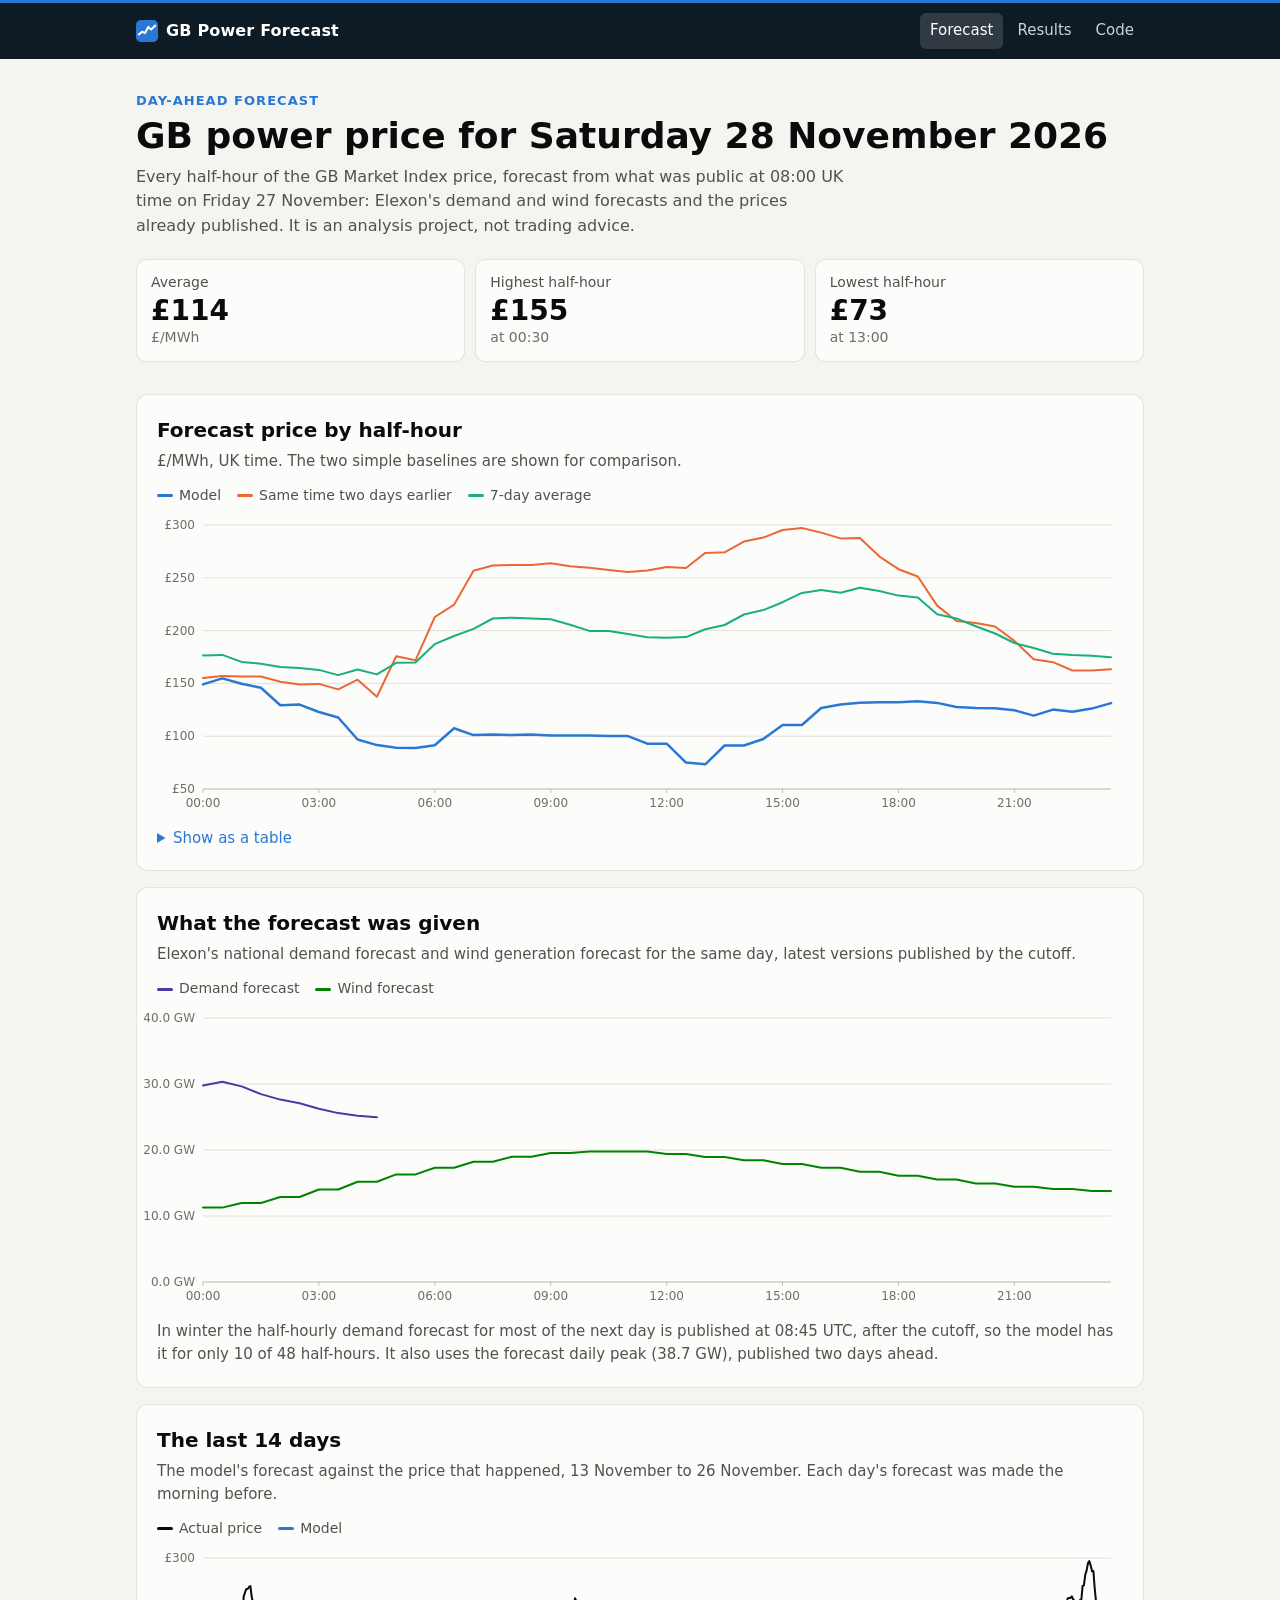
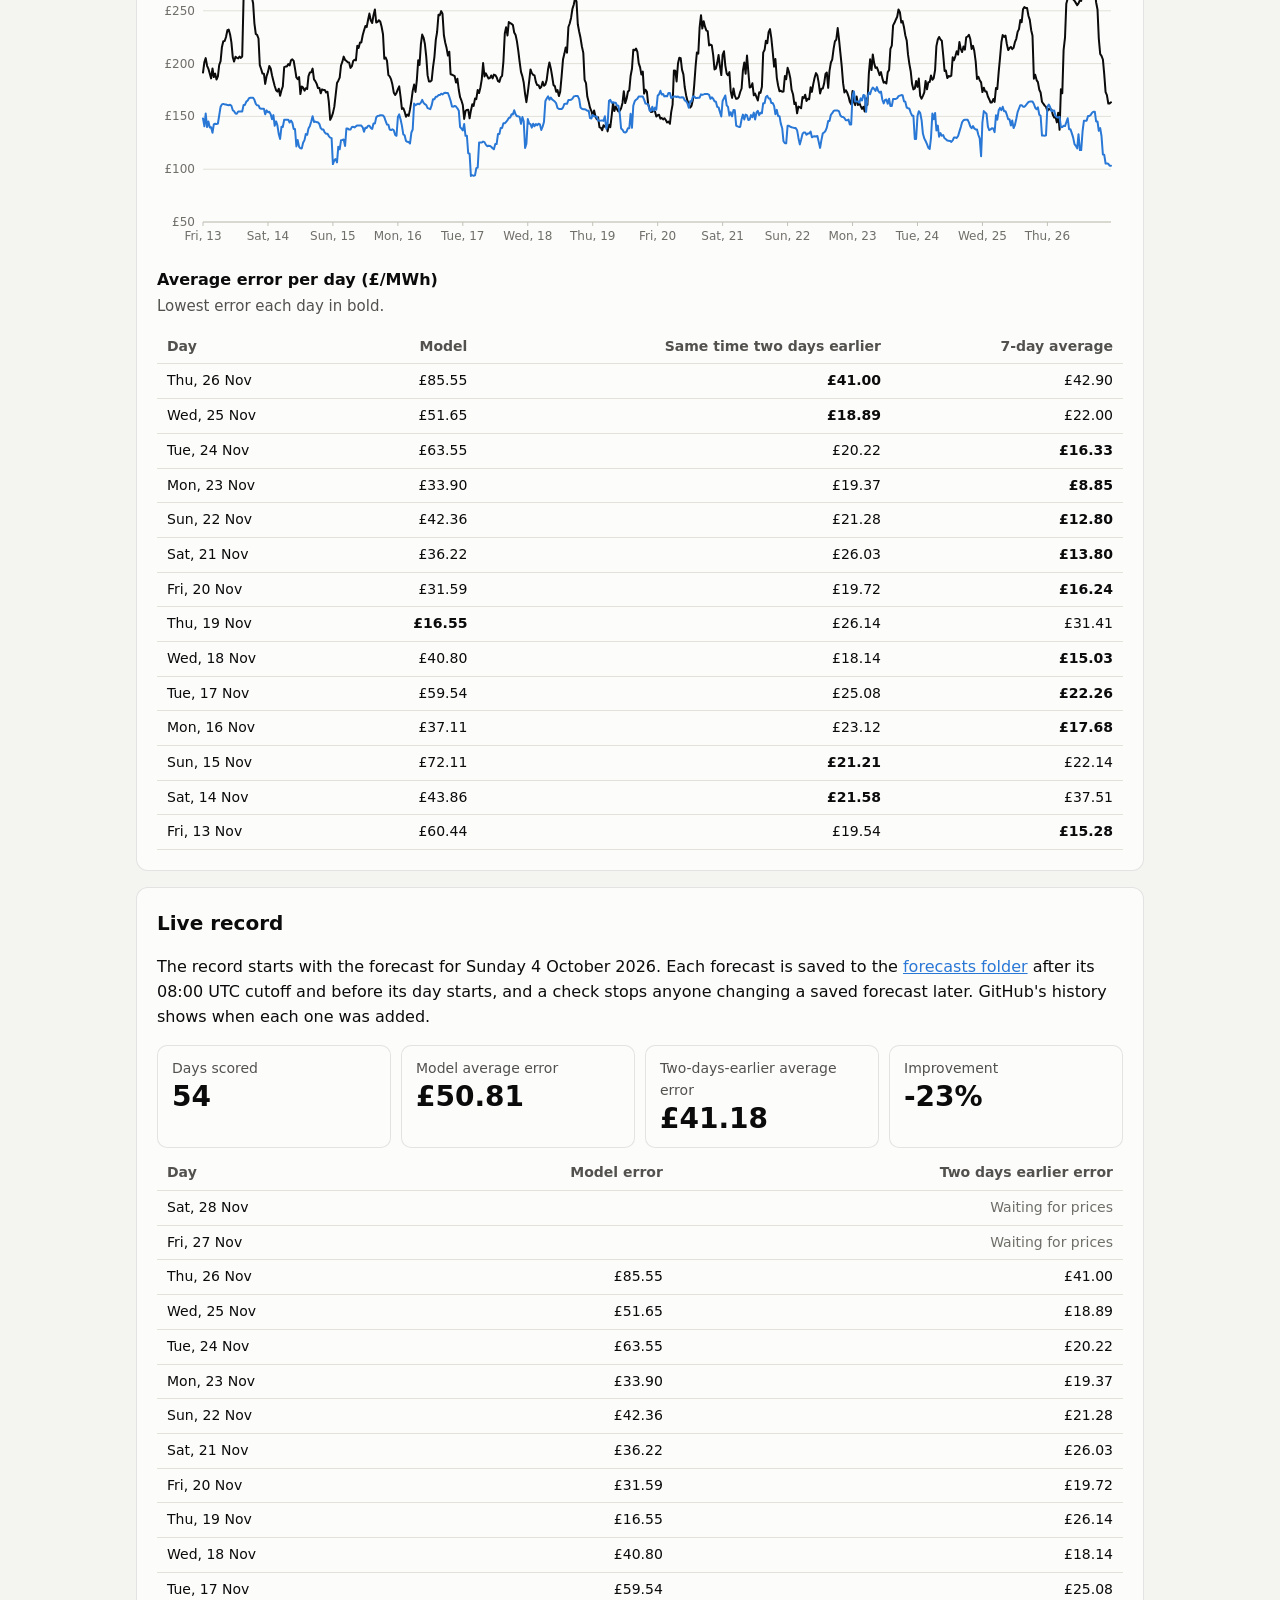
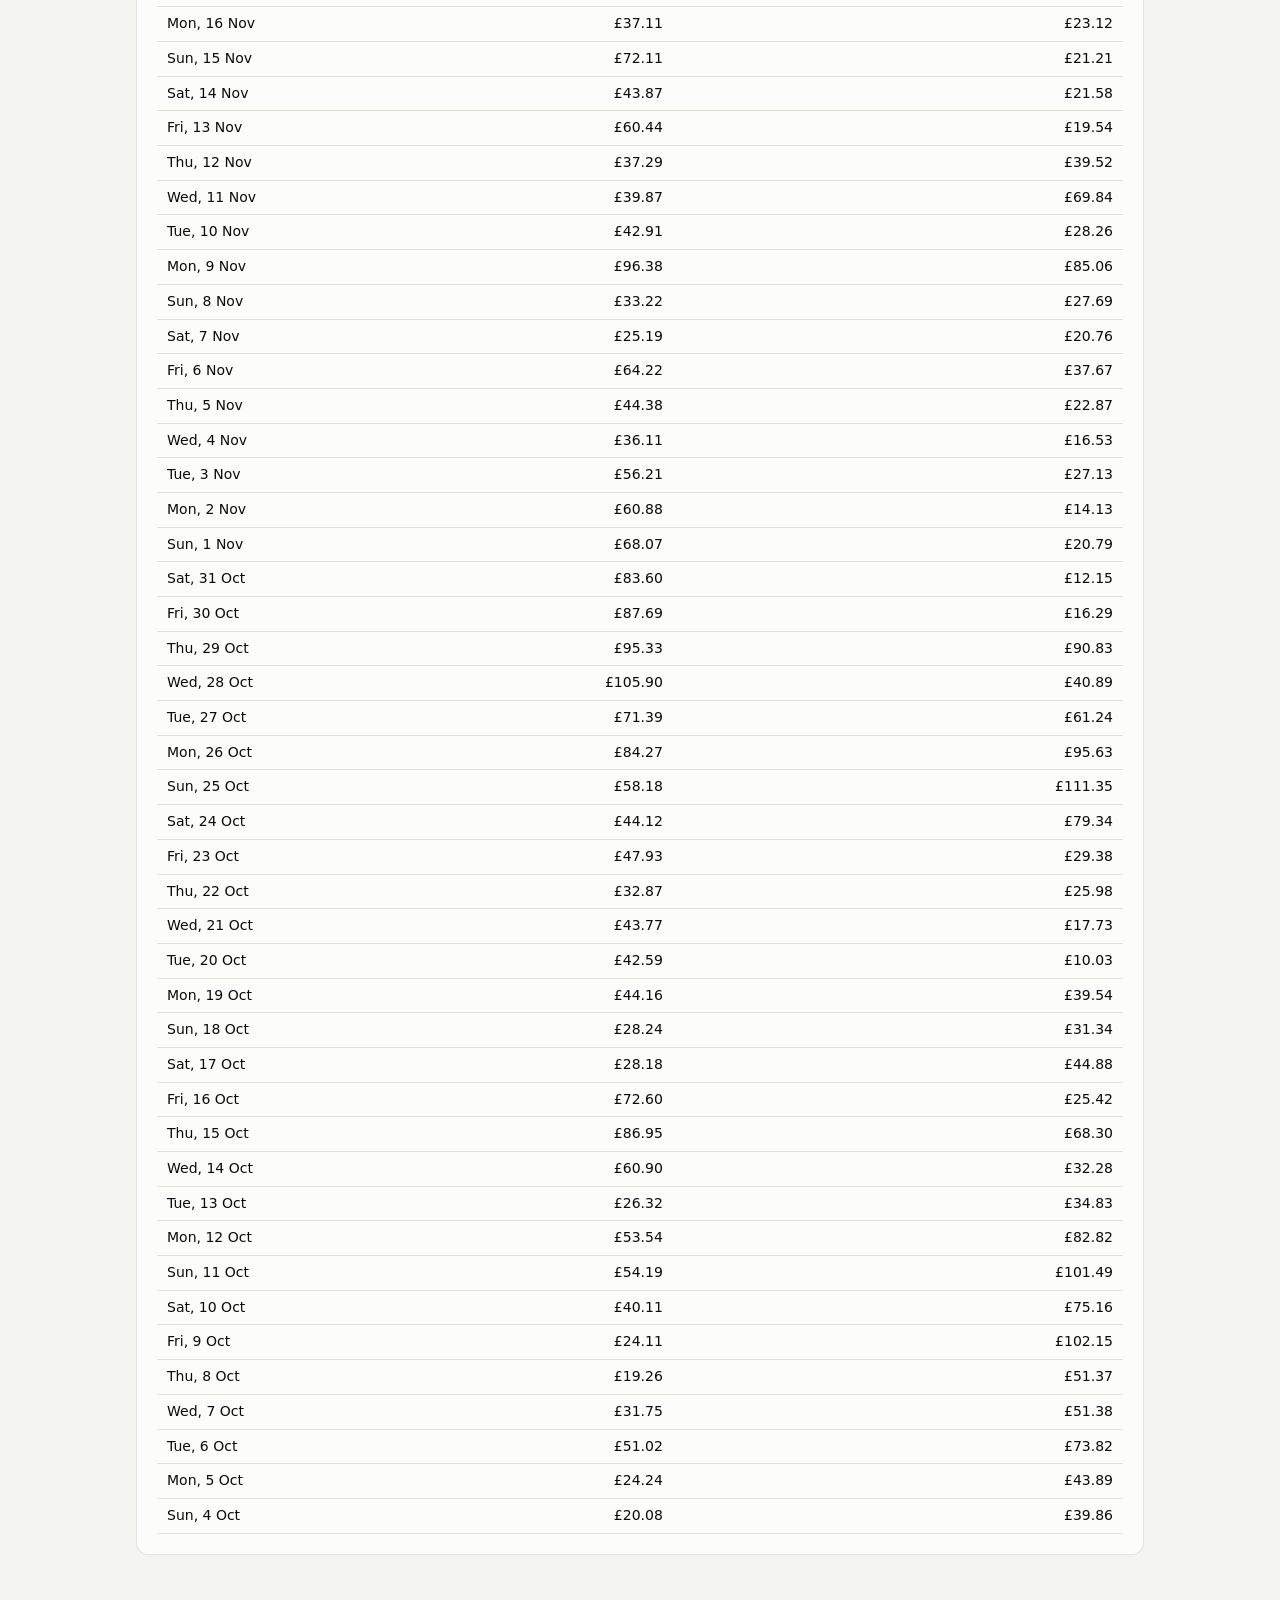
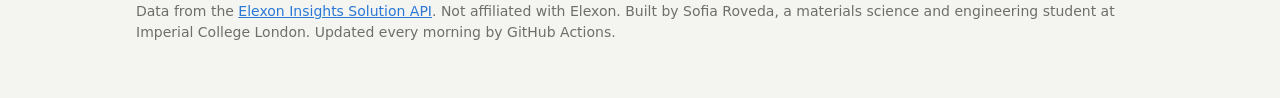
<file: site/index.html>
<!doctype html>
<html lang="en-GB">
<head>
  <meta charset="utf-8">
  <meta name="viewport" content="width=device-width, initial-scale=1">
  <title>GB Power Forecast</title>
  <meta name="description" content="Tomorrow's half-hourly GB electricity price, forecast each morning from the demand and wind forecasts public by 08:00 UTC, and tested against simple baselines.">
  <link rel="icon" href="img/icon.svg" type="image/svg+xml">
  <link rel="stylesheet" href="css/style.css">
</head>
<body>
  <header class="site-header">
    <div class="wrap header-row">
      <a class="brand" href="./"><img src="img/icon.svg" alt="" width="22" height="22">GB Power Forecast</a>
      <nav>
        <a href="./" aria-current="page">Forecast</a>
        <a href="results.html">Results</a>
        <a href="https://github.com/sofiaroveda/gb-power-forecast">Code</a>
      </nav>
    </div>
  </header>

  <main class="wrap">
    <section class="hero">
      <p class="eyebrow">Day-ahead forecast</p>
      <h1>GB power price for <span id="fc-day">tomorrow</span></h1>
      <p class="lede">Every half-hour of the GB Market Index price, forecast from what was public at <span id="fc-cutoff">08:00 UTC the day before</span>: Elexon's demand and wind forecasts and the prices already published. It is an analysis project, not trading advice.</p>
      <div class="tiles">
        <div class="tile"><div class="tile-label">Average</div><div class="tile-value" id="fc-avg">–</div><div class="tile-sub">£/MWh</div></div>
        <div class="tile"><div class="tile-label">Highest half-hour</div><div class="tile-value" id="fc-high">–</div><div class="tile-sub" id="fc-high-at"></div></div>
        <div class="tile"><div class="tile-label">Lowest half-hour</div><div class="tile-value" id="fc-low">–</div><div class="tile-sub" id="fc-low-at"></div></div>
      </div>
    </section>

    <section class="card">
      <h2>Forecast price by half-hour</h2>
      <p class="card-sub">£/MWh, UK time. The two simple baselines are shown for comparison.</p>
      <div class="legend-slot"></div>
      <div id="fc-chart" class="chart"></div>
      <details>
        <summary>Show as a table</summary>
        <div class="table-scroll"><table id="fc-table"></table></div>
      </details>
    </section>

    <section class="card">
      <h2>What the forecast was given</h2>
      <p class="card-sub">Elexon's national demand forecast and wind generation forecast for the same day, latest versions published by the cutoff.</p>
      <div class="legend-slot"></div>
      <div id="drivers-chart" class="chart chart-short"></div>
      <p class="note" id="drivers-note"></p>
    </section>

    <section class="card">
      <h2>The last 14 days</h2>
      <p class="card-sub">The model's forecast against the price that happened, <span id="recent-range"></span>. Each day's forecast was made the morning before.</p>
      <div class="legend-slot"></div>
      <div id="recent-chart" class="chart"></div>
      <h3>Average error per day (£/MWh)</h3>
      <p class="card-sub">Lowest error each day in bold.</p>
      <div class="table-scroll"><table id="recent-table"></table></div>
    </section>

    <section class="card">
      <h2>Live record</h2>
      <div id="record"></div>
    </section>
  </main>

  <footer class="site-footer">
    <div class="wrap">
      <p>Data from the <a href="https://data.elexon.co.uk">Elexon Insights Solution API</a>. Not affiliated with Elexon. Built by Sofia Roveda, a materials science and engineering student at Imperial College London. Updated every morning by GitHub Actions.</p>
    </div>
  </footer>
  <script type="module" src="js/home.js"></script>
</body>
</html>
</file>
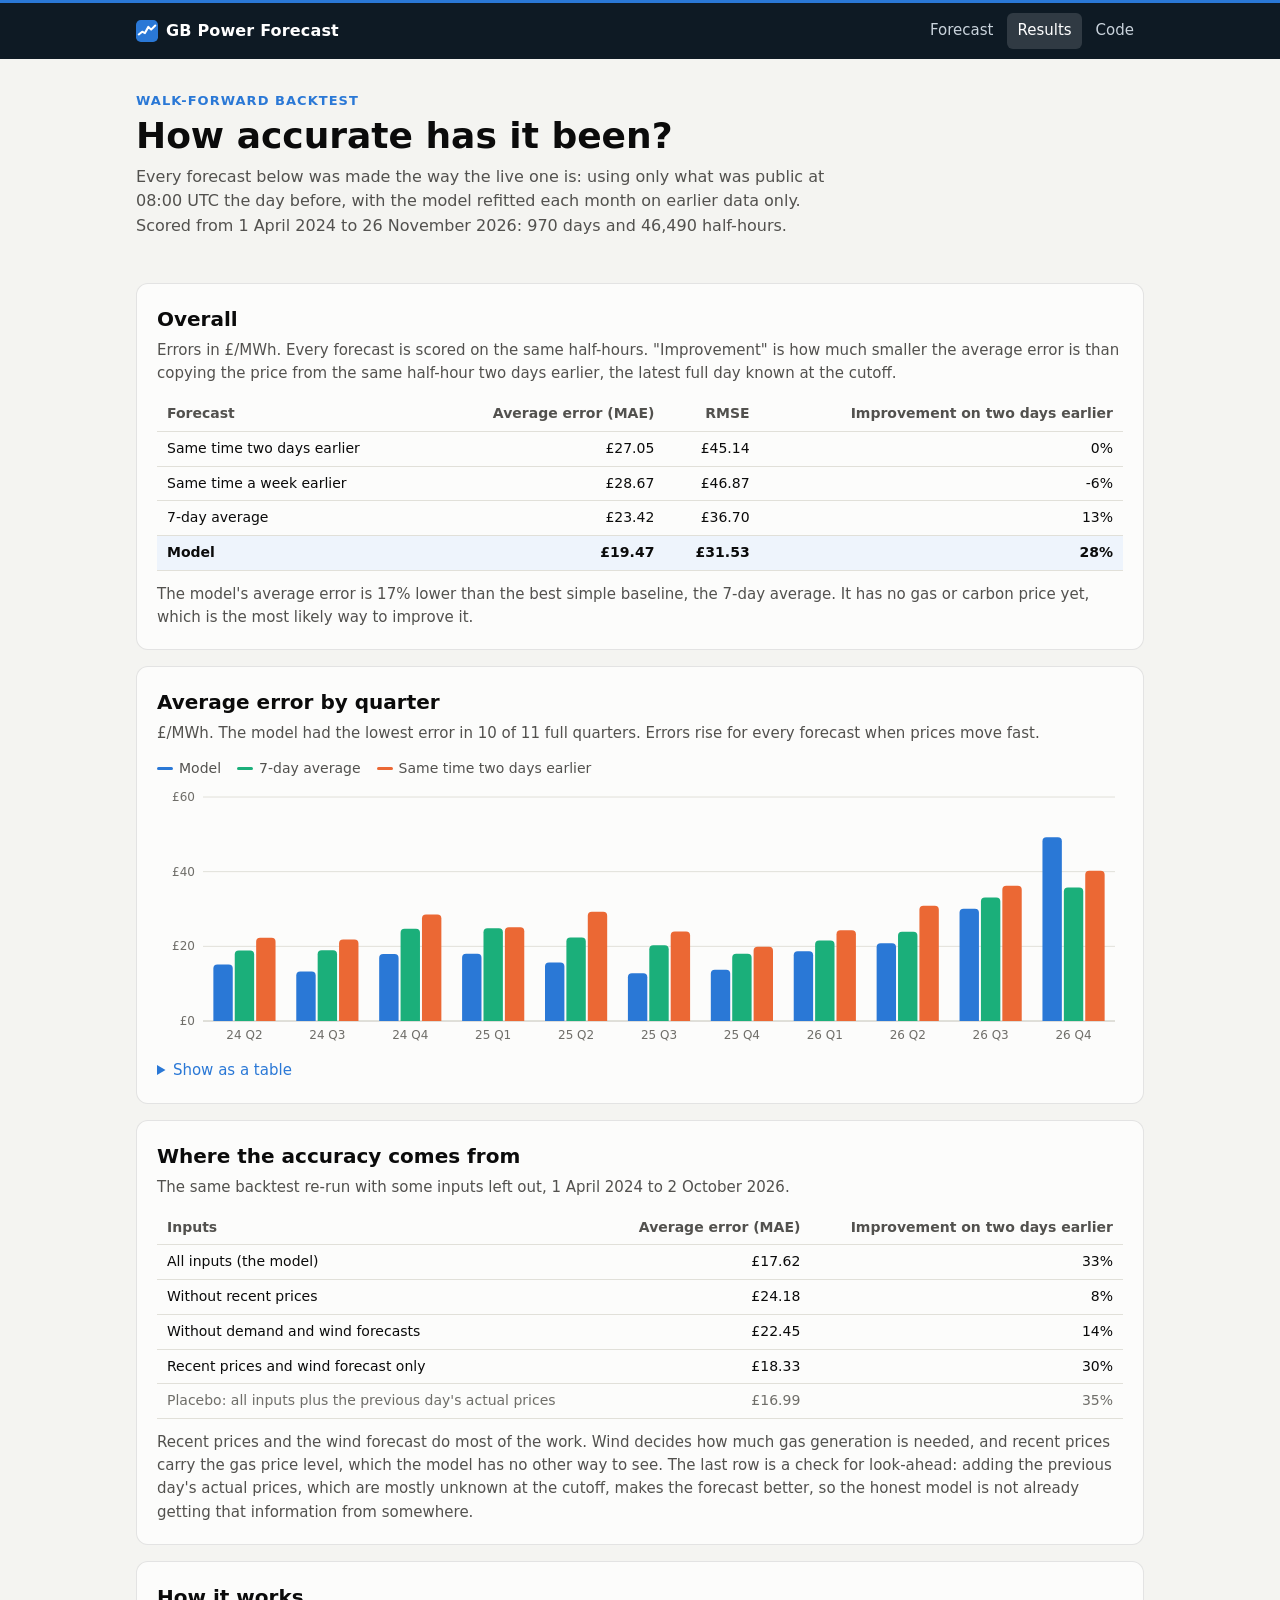
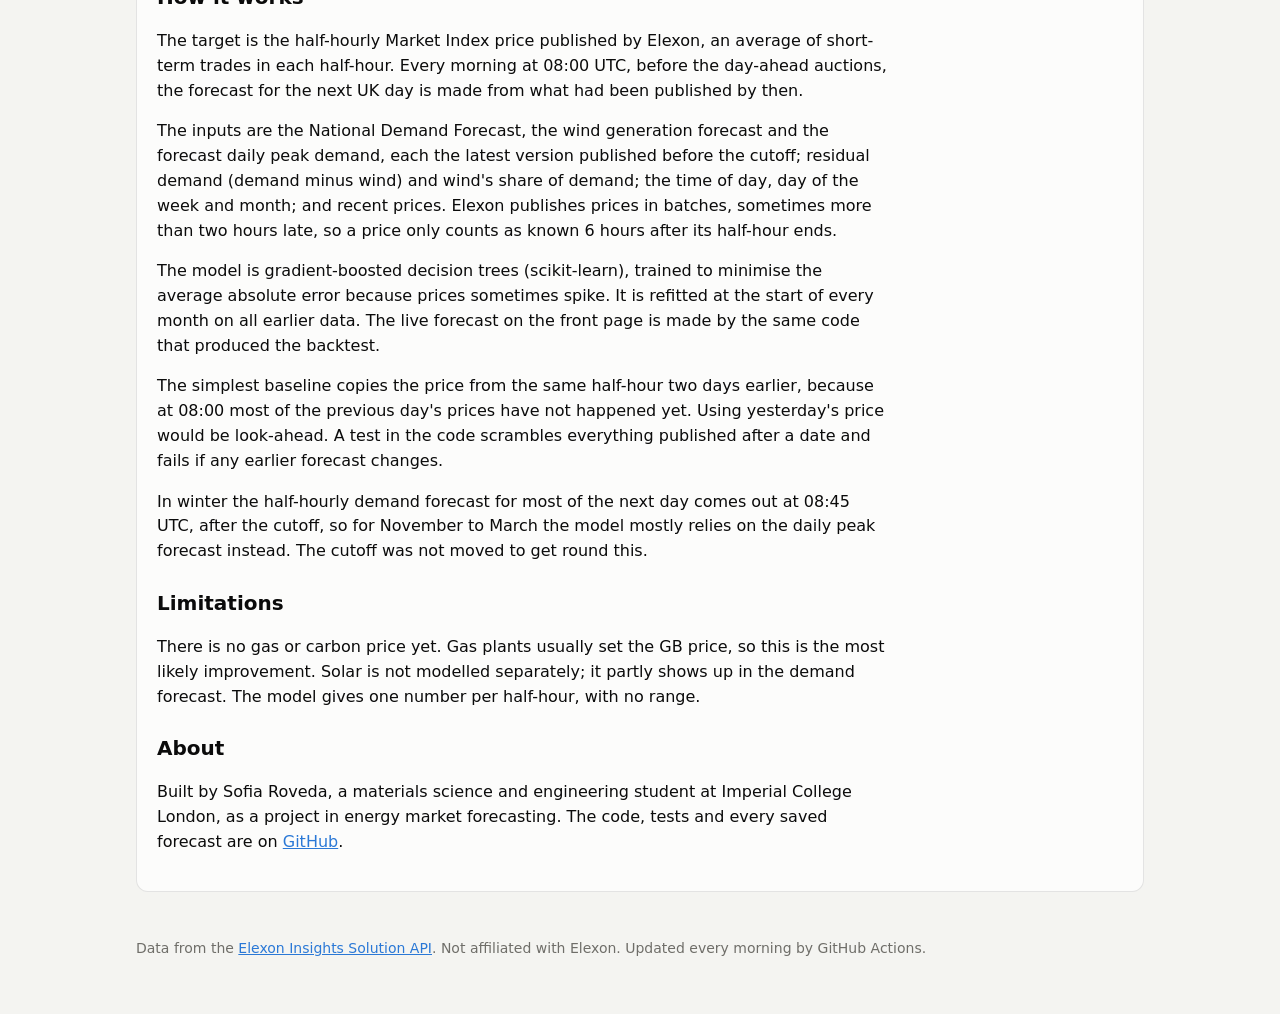
<file: site/results.html>
<!doctype html>
<html lang="en-GB">
<head>
  <meta charset="utf-8">
  <meta name="viewport" content="width=device-width, initial-scale=1">
  <title>Backtest Results</title>
  <meta name="description" content="How accurate the GB power price forecast has been in a walk-forward backtest, how it works and where the data comes from.">
  <link rel="icon" href="img/icon.svg" type="image/svg+xml">
  <link rel="stylesheet" href="css/style.css">
</head>
<body>
  <header class="site-header">
    <div class="wrap header-row">
      <a class="brand" href="./"><img src="img/icon.svg" alt="" width="22" height="22">GB Power Forecast</a>
      <nav>
        <a href="./">Forecast</a>
        <a href="results.html" aria-current="page">Results</a>
        <a href="https://github.com/sofiaroveda/gb-power-forecast">Code</a>
      </nav>
    </div>
  </header>

  <main class="wrap">
    <section class="hero">
      <p class="eyebrow">Walk-forward backtest</p>
      <h1>How accurate has it been?</h1>
      <p class="lede">Every forecast below was made the way the live one is: using only what was public at 08:00 UTC the day before, with the model refitted each month on earlier data only. Scored from <span id="bt-range"></span>: <span id="bt-days"></span> days and <span id="bt-n"></span> half-hours.</p>
    </section>

    <section class="card">
      <h2>Overall</h2>
      <p class="card-sub">Errors in £/MWh. Every forecast is scored on the same half-hours. "Improvement" is how much smaller the average error is than copying the price from the same half-hour two days earlier, the latest full day known at the cutoff.</p>
      <div class="table-scroll"><table id="bt-table"></table></div>
      <p class="note">The model's average error is <span id="bt-vs-best"></span> lower than the best simple baseline, the 7-day average. It has no gas or carbon price yet, which is the most likely way to improve it.</p>
    </section>

    <section class="card">
      <h2>Average error by quarter</h2>
      <p class="card-sub">£/MWh. <span id="quarter-wins"></span> Errors rise for every forecast when prices move fast.</p>
      <div class="legend-slot"></div>
      <div id="quarter-chart" class="chart chart-short"></div>
      <details>
        <summary>Show as a table</summary>
        <div class="table-scroll"><table id="quarter-table"></table></div>
      </details>
    </section>

    <section class="card">
      <h2>Where the accuracy comes from</h2>
      <p class="card-sub">The same backtest re-run with some inputs left out, <span id="ablation-range"></span>.</p>
      <div class="table-scroll"><table id="ablation-table"></table></div>
      <p class="note">Recent prices and the wind forecast do most of the work. Wind decides how much gas generation is needed, and recent prices carry the gas price level, which the model has no other way to see. The last row is a check for look-ahead: adding the previous day's actual prices, which are mostly unknown at the cutoff, makes the forecast better, so the honest model is not already getting that information from somewhere.</p>
    </section>

    <section class="card prose">
      <h2>How it works</h2>
      <p>The target is the half-hourly Market Index price published by Elexon, an average of short-term trades in each half-hour. Every morning at 08:00 UTC, before the day-ahead auctions, the forecast for the next UK day is made from what had been published by then.</p>
      <p>The inputs are the National Demand Forecast, the wind generation forecast and the forecast daily peak demand, each the latest version published before the cutoff; residual demand (demand minus wind) and wind's share of demand; the time of day, day of the week and month; and recent prices. Elexon publishes prices in batches, sometimes more than two hours late, so a price only counts as known 6 hours after its half-hour ends.</p>
      <p>The model is gradient-boosted decision trees (scikit-learn), trained to minimise the average absolute error because prices sometimes spike. It is refitted at the start of every month on all earlier data. The live forecast on the front page is made by the same code that produced the backtest.</p>
      <p>The simplest baseline copies the price from the same half-hour two days earlier, because at 08:00 most of the previous day's prices have not happened yet. Using yesterday's price would be look-ahead. A test in the code scrambles everything published after a date and fails if any earlier forecast changes.</p>
      <p>In winter the half-hourly demand forecast for most of the next day comes out at 08:45 UTC, after the cutoff, so for November to March the model mostly relies on the daily peak forecast instead. The cutoff was not moved to get round this.</p>
      <h2>Limitations</h2>
      <p>There is no gas or carbon price yet. Gas plants usually set the GB price, so this is the most likely improvement. Solar is not modelled separately; it partly shows up in the demand forecast. The model gives one number per half-hour, with no range.</p>
      <h2>About</h2>
      <p>Built by Sofia Roveda, a materials science and engineering student at Imperial College London, as a project in energy market forecasting. The code, tests and every saved forecast are on <a href="https://github.com/sofiaroveda/gb-power-forecast">GitHub</a>.</p>
    </section>
  </main>

  <footer class="site-footer">
    <div class="wrap">
      <p>Data from the <a href="https://data.elexon.co.uk">Elexon Insights Solution API</a>. Not affiliated with Elexon. Updated every morning by GitHub Actions.</p>
    </div>
  </footer>
  <script type="module" src="js/results.js"></script>
</body>
</html>
</file>
<file: site/css/style.css>
/* Colours are set once here as variables, with a second set for dark mode. */
:root {
  color-scheme: light;
  --page: #f4f4f1;
  --surface: #fcfcfb;
  --ink: #0b0b0b;
  --ink-2: #52514e;
  --muted: #6f6e69;
  --grid: #e1e0d9;
  --axis: #c3c2b7;
  --border: rgba(11, 11, 11, 0.1);
  --header: #0e1a24;
  --header-ink: #ffffff;
  --accent: #2a78d6;
  --highlight: #eef4fc;
  /* one colour per series, the same on every chart */
  --s-model: #2a78d6;
  --s-naive: #eb6834;
  --s-mean: #1baf7a;
  --s-actual: #0b0b0b;
  --s-wind: #008300;
  --s-demand: #4a3aa7;
}
@media (prefers-color-scheme: dark) {
  :root:not([data-theme="light"]) {
    color-scheme: dark;
    --page: #0d0d0d;
    --surface: #1a1a19;
    --ink: #ffffff;
    --ink-2: #c3c2b7;
    --muted: #9a998f;
    --grid: #2c2c2a;
    --axis: #383835;
    --border: rgba(255, 255, 255, 0.1);
    --header: #0a1219;
    --accent: #3987e5;
    --highlight: #1d2a3a;
    --s-model: #3987e5;
    --s-naive: #d95926;
    --s-mean: #199e70;
    --s-actual: #ffffff;
    --s-wind: #0ca30c;
    --s-demand: #9085e9;
  }
}
:root[data-theme="dark"] {
  color-scheme: dark;
  --page: #0d0d0d;
  --surface: #1a1a19;
  --ink: #ffffff;
  --ink-2: #c3c2b7;
  --muted: #9a998f;
  --grid: #2c2c2a;
  --axis: #383835;
  --border: rgba(255, 255, 255, 0.1);
  --header: #0a1219;
  --accent: #3987e5;
  --highlight: #1d2a3a;
  --s-model: #3987e5;
  --s-naive: #d95926;
  --s-mean: #199e70;
  --s-actual: #ffffff;
  --s-wind: #0ca30c;
  --s-demand: #9085e9;
}

* { box-sizing: border-box; }
html { -webkit-text-size-adjust: 100%; }
body {
  margin: 0;
  background: var(--page);
  color: var(--ink);
  font: 16px/1.55 system-ui, -apple-system, "Segoe UI", Roboto, sans-serif;
}
a { color: var(--accent); }
.wrap { max-width: 1040px; margin: 0 auto; padding: 0 16px; }

/* header */
.site-header { background: var(--header); color: var(--header-ink); border-top: 3px solid var(--s-model); }
.header-row { display: flex; align-items: center; justify-content: space-between; gap: 16px; min-height: 56px; flex-wrap: wrap; }
.brand { display: flex; align-items: center; gap: 8px; color: inherit; text-decoration: none; font-weight: 700; letter-spacing: 0.01em; }
nav { display: flex; gap: 4px; }
nav a { color: #c9d3dc; text-decoration: none; padding: 6px 10px; border-radius: 6px; font-size: 15px; }
nav a:hover { color: #fff; background: rgba(255, 255, 255, 0.08); }
nav a[aria-current="page"] { color: #fff; background: rgba(255, 255, 255, 0.14); }

/* intro */
.hero { padding: 32px 0 8px; }
.eyebrow { margin: 0 0 4px; color: var(--accent); font-weight: 600; font-size: 13px; text-transform: uppercase; letter-spacing: 0.08em; }
h1 { margin: 0 0 8px; font-size: clamp(26px, 5vw, 36px); line-height: 1.15; }
.lede { margin: 0 0 20px; color: var(--ink-2); max-width: 70ch; }

/* stat tiles */
.tiles { display: grid; grid-template-columns: repeat(auto-fit, minmax(100px, 1fr)); gap: 10px; margin: 0 0 8px; }
.tile { background: var(--surface); border: 1px solid var(--border); border-radius: 10px; padding: 12px 14px; }
.tile-label { color: var(--ink-2); font-size: 14px; }
.tile-value { font-size: 28px; font-weight: 700; line-height: 1.2; }
.tile-sub { color: var(--muted); font-size: 14px; }

/* sections */
.card { background: var(--surface); border: 1px solid var(--border); border-radius: 12px; padding: 20px; margin: 16px 0; }
.card h2 { margin: 0 0 4px; font-size: 20px; }
.card h3 { margin: 20px 0 2px; font-size: 16px; }
.card-sub { margin: 0 0 12px; color: var(--ink-2); font-size: 15px; }
.note { color: var(--ink-2); font-size: 15px; margin: 12px 0 0; }
.prose p { max-width: 72ch; }
.prose h2 { margin-top: 24px; }
.prose h2:first-child { margin-top: 0; }
.error { background: #fdecea; color: #8a1c1c; padding: 12px 16px; border-radius: 8px; margin-top: 16px; }

/* charts */
.chart { position: relative; width: 100%; min-height: 300px; }
.chart-short { min-height: 260px; }
.chart-wrap { position: relative; }
.chart svg { display: block; overflow: visible; touch-action: pan-y; }
.chart .grid { stroke: var(--grid); stroke-width: 1; }
.chart .axis { stroke: var(--axis); stroke-width: 1; }
.chart .tick { fill: var(--muted); font-size: 12px; font-variant-numeric: tabular-nums; }
.chart .crosshair { stroke: var(--axis); stroke-width: 1; }
.chart .dot { stroke: var(--surface); stroke-width: 2; }
.legend { display: flex; flex-wrap: wrap; gap: 6px 16px; margin: 0 0 8px; font-size: 14px; color: var(--ink-2); }
.legend-item { display: inline-flex; align-items: center; gap: 6px; }
.swatch { display: inline-block; width: 16px; height: 3px; border-radius: 2px; background: var(--c); flex: none; }
.swatch.dashed { background: repeating-linear-gradient(90deg, var(--c) 0 5px, transparent 5px 8px); }
.tooltip {
  position: absolute; z-index: 2; pointer-events: none; min-width: 180px;
  background: var(--surface); border: 1px solid var(--border); border-radius: 8px;
  box-shadow: 0 4px 16px rgba(0, 0, 0, 0.12); padding: 8px 10px; font-size: 13px;
}
.tip-title { font-weight: 600; margin-bottom: 4px; }
.tip-row { display: flex; align-items: center; gap: 6px; color: var(--ink-2); }
.tip-row b { margin-left: auto; padding-left: 12px; color: var(--ink); font-variant-numeric: tabular-nums; }

/* tables */
details { margin-top: 12px; }
summary { cursor: pointer; color: var(--accent); font-size: 15px; }
.table-scroll { overflow-x: auto; margin-top: 8px; }
table { border-collapse: collapse; width: 100%; font-size: 14px; font-variant-numeric: tabular-nums; }
th, td { text-align: right; padding: 6px 10px; border-bottom: 1px solid var(--grid); white-space: nowrap; }
th:first-child, td:first-child { text-align: left; }
th { color: var(--ink-2); font-weight: 600; }
td.best { font-weight: 700; }
tr.highlight td { background: var(--highlight); font-weight: 600; }
.muted, tr.muted td { color: var(--muted); }

/* footer */
.site-footer { color: var(--muted); font-size: 14px; padding: 16px 0 40px; }

@media (max-width: 560px) {
  .card { padding: 16px 12px; }
  .tile-value { font-size: 24px; }
}
</file>
